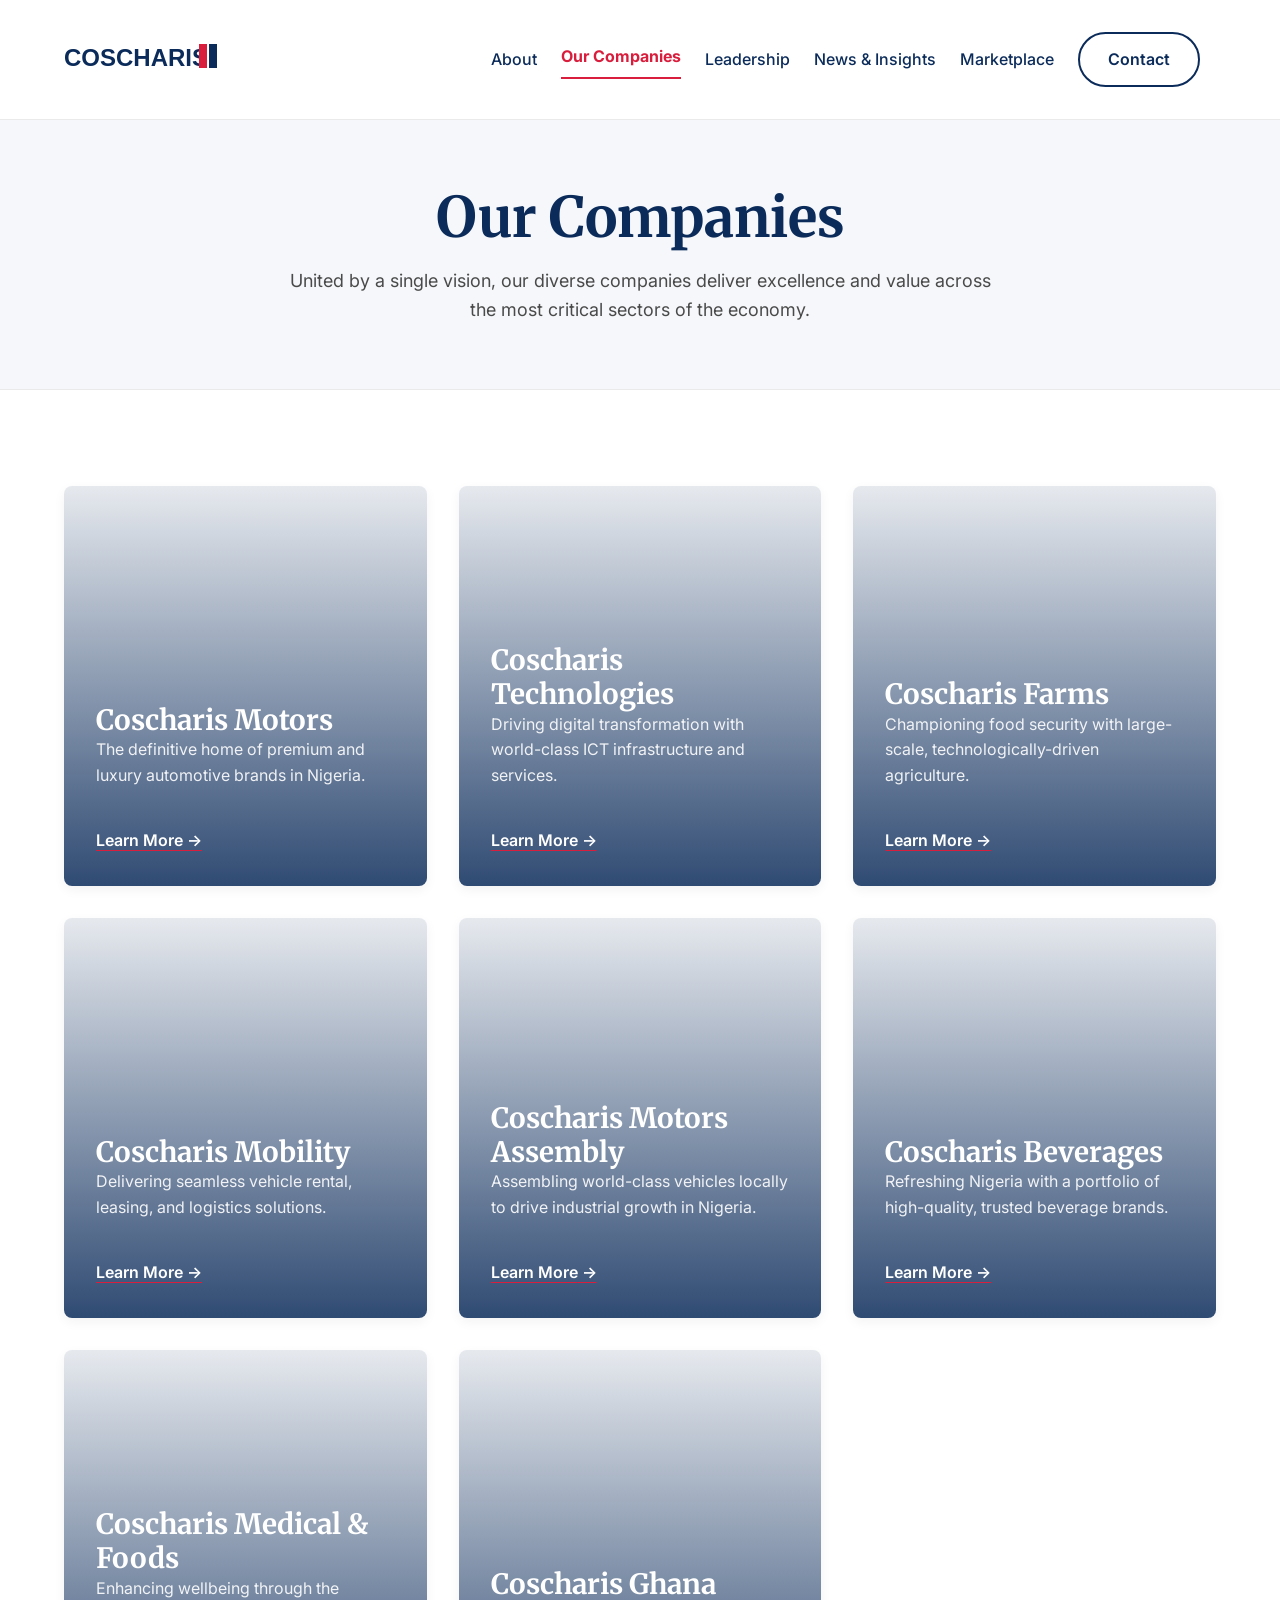
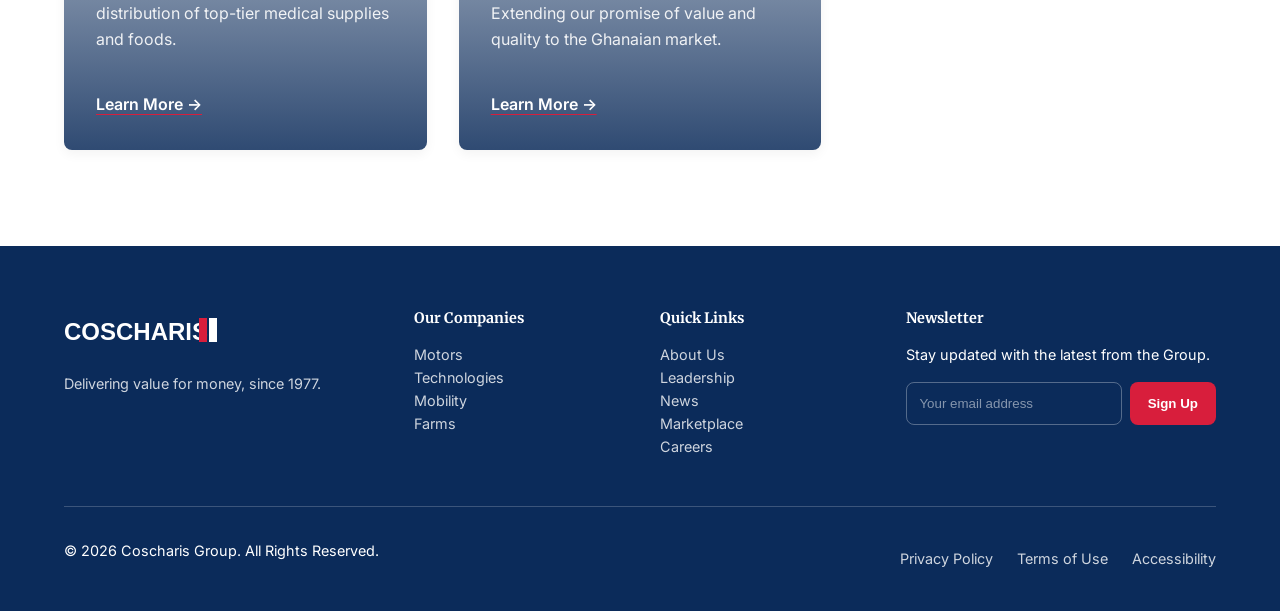
<file: companies.html>
<!DOCTYPE html>
<html lang="en">
<head>
    <meta charset="UTF-8">
    <meta name="viewport" content="width=device-width, initial-scale=1.0">
    <title>Our Companies | Coscharis Group</title>
    <meta name="description" content="Explore the diversified portfolio of Coscharis Group, a leader in Automotive, Technology, Agriculture, Healthcare, and more across Nigeria and Ghana.">
    <meta name="keywords" content="Coscharis companies, subsidiaries, motors, technology, mobility, farms, beverages, medical">

    <!-- SEO & Social Media -->
    <meta property="og:title" content="Our Companies | Coscharis Group">
    <meta property="og:description" content="Explore the diversified portfolio of Coscharis Group.">
    <meta property="og:image" content="assets/images/social-share-image.jpg">
    <meta property="og:url" content="https://www.coscharisgroup.net/companies">
    <meta name="twitter:card" content="summary_large_image">

    <!-- Fonts -->
    <link rel="preconnect" href="https://fonts.googleapis.com">
    <link rel="preconnect" href="https://fonts.gstatic.com" crossorigin>
    <link href="https://fonts.googleapis.com/css2?family=Merriweather:wght@700&family=Inter:wght@400;500;600&display=swap" rel="stylesheet">

    <!-- Stylesheet -->
    <link rel="stylesheet" href="assets/css/style.css">

    <!-- Favicon -->
    <link rel="icon" href="assets/images/favicon.ico" sizes="any">
    <link rel="icon" href="assets/images/favicon.svg" type="image/svg+xml">

</head>
<body>

    <a href="#main-content" class="skip-link">Skip to main content</a>

    <header class="site-header">
        <div class="container header-container">
            <a href="/" class="logo" aria-label="Coscharis Group Home">
                 <svg width="180" height="40" viewBox="0 0 180 40" fill="none" xmlns="http://www.w3.org/2000/svg">
                    <text x="0" y="30" font-family="Arial, sans-serif" font-size="24" font-weight="bold" fill="#0B2B5A">COSCHARIS</text>
                    <rect x="135" y="8" width="8" height="24" fill="#D81E3C"/>
                    <rect x="145" y="8" width="8" height="24" fill="#0B2B5A"/>
                </svg>
            </a>
            <nav class="main-nav" aria-label="Main navigation">
                <button class="menu-toggle" aria-expanded="false" aria-controls="main-nav-list">
                    <span class="sr-only">Menu</span>
                    <span class="hamburger-line"></span>
                    <span class="hamburger-line"></span>
                    <span class="hamburger-line"></span>
                </button>
                <ul id="main-nav-list">
                    <li><a href="about.html">About</a></li>
                    <li><a href="companies.html" aria-current="page">Our Companies</a></li>
                    <li><a href="leadership.html">Leadership</a></li>
                    <li><a href="news.html">News & Insights</a></li>
                    <li><a href="marketplace.html">Marketplace</a></li>
                    <!-- <li><a href="careers.html">Careers</a></li> -->
                    <li><a href="contact.html" class="btn btn-secondary-outline">Contact</a></li>
                </ul>
            </nav>
        </div>
    </header>

    <main id="main-content">

        <!-- 1. Subpage Hero Section -->
        <section class="hero-subpage">
            <div class="container">
                <h1>Our Companies</h1>
                <p class="subpage-intro">United by a single vision, our diverse companies deliver excellence and value across the most critical sectors of the economy.</p>
            </div>
        </section>

        <!-- 2. Companies Grid Section -->
        <section class="section-padding">
            <div class="container">
                <div class="companies-grid">

                    <article class="company-card" style="background-image: url('https://images.unsplash.com/photo-1552519507-da3b142c6e3d?q=80&w=2070&auto=format&fit=crop');">
                        <a href="motors.html" class="company-card-link-overlay" aria-label="Learn More about Coscharis Motors">
                            <div class="company-card-content">
                                <h3>Coscharis Motors</h3>
                                <p>The definitive home of premium and luxury automotive brands in Nigeria.</p>
                                <span class="card-link">Learn More</span>
                            </div>
                        </a>
                    </article>

                    <article class="company-card" style="background-image: url('https://images.unsplash.com/photo-1558494949-ef010cbdcc31?q=80&w=1934&auto=format&fit=crop');">
                         <a href="technologies.html" class="company-card-link-overlay" aria-label="Learn More about Coscharis Technologies">
                            <div class="company-card-content">
                                <h3>Coscharis Technologies</h3>
                                <p>Driving digital transformation with world-class ICT infrastructure and services.</p>
                                <span class="card-link">Learn More</span>
                            </div>
                        </a>
                    </article>

                    <article class="company-card" style="background-image: url('https://images.unsplash.com/photo-1560493676-04071c5f467b?q=80&w=1974&auto=format&fit=crop');">
                         <a href="farms.html" class="company-card-link-overlay" aria-label="Learn More about Coscharis Farms">
                            <div class="company-card-content">
                                <h3>Coscharis Farms</h3>
                                <p>Championing food security with large-scale, technologically-driven agriculture.</p>
                                <span class="card-link">Learn More</span>
                            </div>
                        </a>
                    </article>

                    <article class="company-card" style="background-image: url('https://images.unsplash.com/photo-1568605117036-5fe5e7185743?q=80&w=2070&auto=format&fit=crop');">
                         <a href="#" class="company-card-link-overlay" aria-label="Learn More about Coscharis Mobility">
                            <div class="company-card-content">
                                <h3>Coscharis Mobility</h3>
                                <p>Delivering seamless vehicle rental, leasing, and logistics solutions.</p>
                                <span class="card-link">Learn More</span>
                            </div>
                        </a>
                    </article>

                    <article class="company-card" style="background-image: url('https://images.unsplash.com/photo-1627843563935-3456333f2412?q=80&w=1935&auto=format&fit=crop');">
                         <a href="#" class="company-card-link-overlay" aria-label="Learn More about Coscharis Motors Assembly">
                            <div class="company-card-content">
                                <h3>Coscharis Motors Assembly</h3>
                                <p>Assembling world-class vehicles locally to drive industrial growth in Nigeria.</p>
                                <span class="card-link">Learn More</span>
                            </div>
                        </a>
                    </article>

                    <article class="company-card" style="background-image: url('https://images.unsplash.com/photo-1575224300302-3b0ed87a7116?q=80&w=2070&auto=format&fit=crop');">
                         <a href="#" class="company-card-link-overlay" aria-label="Learn More about Coscharis Beverages">
                            <div class="company-card-content">
                                <h3>Coscharis Beverages</h3>
                                <p>Refreshing Nigeria with a portfolio of high-quality, trusted beverage brands.</p>
                                <span class="card-link">Learn More</span>
                            </div>
                        </a>
                    </article>

                    <article class="company-card" style="background-image: url('https://images.unsplash.com/photo-1576091160550-2173dba999ef?q=80&w=2070&auto=format&fit=crop');">
                         <a href="#" class="company-card-link-overlay" aria-label="Learn More about Coscharis Medical & Foods">
                            <div class="company-card-content">
                                <h3>Coscharis Medical & Foods</h3>
                                <p>Enhancing wellbeing through the distribution of top-tier medical supplies and foods.</p>
                                <span class="card-link">Learn More</span>
                            </div>
                        </a>
                    </article>

                    <article class="company-card" style="background-image: url('https://images.unsplash.com/photo-1588392382834-a891154bca4d?q=80&w=2070&auto=format&fit=crop');">
                         <a href="#" class="company-card-link-overlay" aria-label="Learn More about Coscharis Ghana">
                            <div class="company-card-content">
                                <h3>Coscharis Ghana</h3>
                                <p>Extending our promise of value and quality to the Ghanaian market.</p>
                                <span class="card-link">Learn More</span>
                            </div>
                        </a>
                    </article>

                </div>
            </div>
        </section>


    </main>

     <footer class="site-footer-main">
        <!-- Footer content remains the same -->
        <div class="container">
            <div class="footer-grid">
                <div class="footer-col footer-col-brand">
                    <svg width="180" height="40" viewBox="0 0 180 40" fill="none" xmlns="http://www.w3.org/2000/svg">
                       <text x="0" y="30" font-family="Arial, sans-serif" font-size="24" font-weight="bold" fill="white">COSCHARIS</text>
                       <rect x="135" y="8" width="8" height="24" fill="#D81E3C"/>
                       <rect x="145" y="8" width="8" height="24" fill="white"/>
                    </svg>
                    <p>Delivering value for money, since 1977.</p>
                </div>
                <div class="footer-col">
                    <h4>Our Companies</h4>
                    <ul>
                        <li><a href="#">Motors</a></li>
                        <li><a href="#">Technologies</a></li>
                        <li><a href="#">Mobility</a></li>
                        <li><a href="#">Farms</a></li>
                    </ul>
                </div>
                <div class="footer-col">
                    <h4>Quick Links</h4>
                    <ul>
                        <li><a href="about.html">About Us</a></li>
                        <li><a href="leadership.html">Leadership</a></li>
                        <li><a href="news.html">News</a></li>
                        <li><a href="marketplace.html">Marketplace</a></li>
                        <li><a href="careers.html">Careers</a></li>
                    </ul>
                </div>
                <div class="footer-col">
                    <h4>Newsletter</h4>
                    <p>Stay updated with the latest from the Group.</p>
                    <form class="newsletter-form">
                        <label for="email-signup" class="sr-only">Email Address</label>
                        <input type="email" id="email-signup" placeholder="Your email address" required>
                        <button type="submit" class="btn btn-primary">Sign Up</button>
                    </form>
                </div>
            </div>
            <div class="footer-bottom">
                <p>&copy; <span id="year"></span> Coscharis Group. All Rights Reserved.</p>
                <ul>
                    <li><a href="#">Privacy Policy</a></li>
                    <li><a href="#">Terms of Use</a></li>
                    <li><a href="#">Accessibility</a></li>
                </ul>
            </div>
        </div>
    </footer>

    <script src="assets/js/main.js"></script>
</body>
</html>
</file>
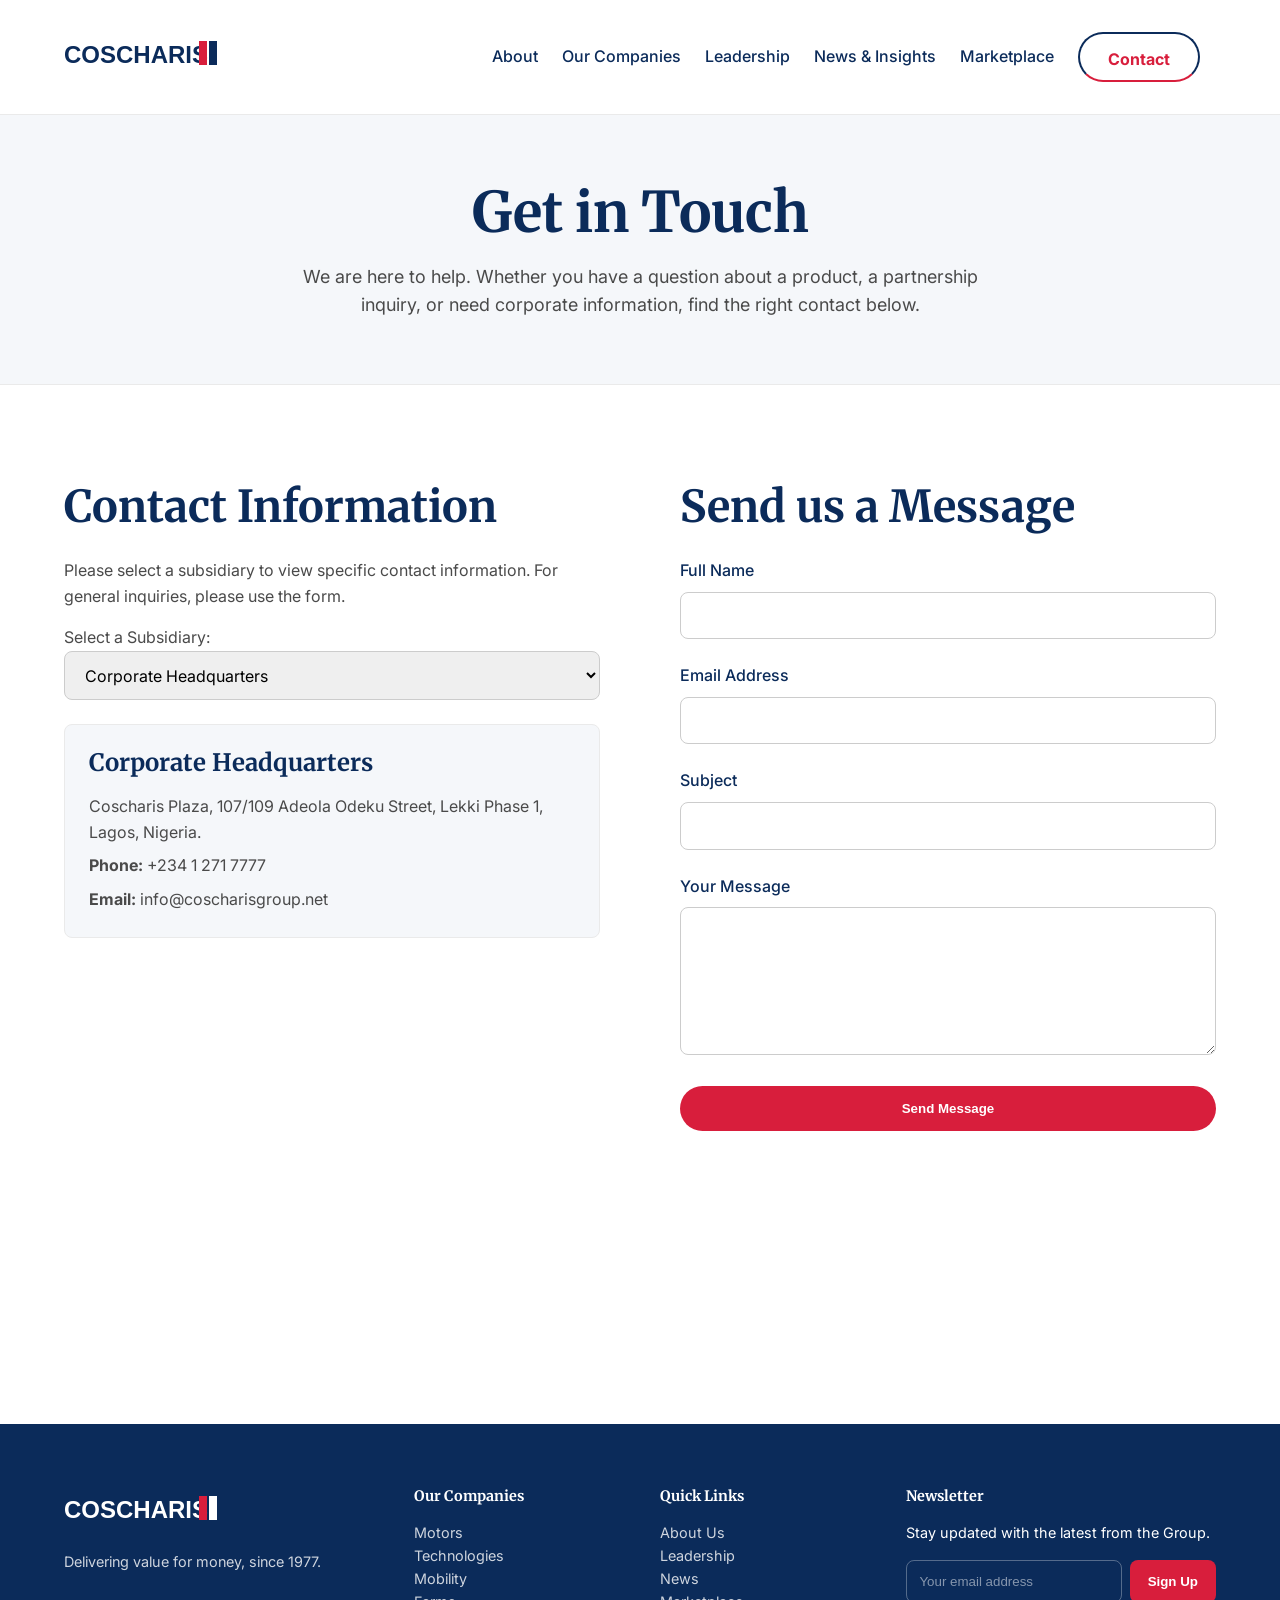
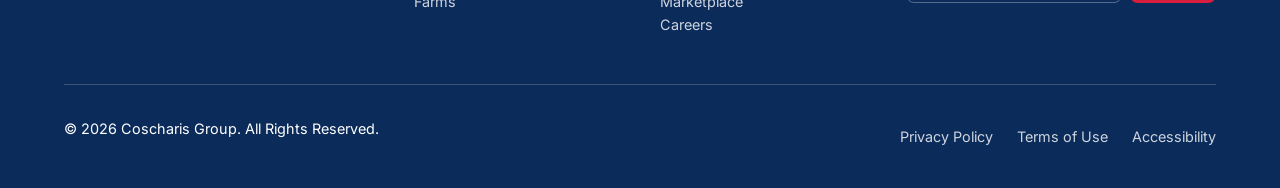
<file: contact.html>
<!DOCTYPE html>
<html lang="en">
<head>
    <meta charset="UTF-8">
    <meta name="viewport" content="width=device-width, initial-scale=1.0">
    <title>Contact Us | Coscharis Group</title>
    <meta name="description" content="Get in touch with Coscharis Group. Find contact details for our corporate office and subsidiaries, or send us a message through our contact form.">
    
    <!-- SEO & Social Media -->
    <meta property="og:title" content="Contact Us | Coscharis Group">
    <meta property="og:description" content="Find contact details for our corporate office and subsidiaries.">
    <meta property="og:image" content="assets/images/social-share-image.jpg">
    <meta property="og:url" content="https://www.coscharisgroup.net/contact">
    <meta name="twitter:card" content="summary_large_image">

    <!-- Fonts -->
    <link rel="preconnect" href="https://fonts.googleapis.com">
    <link rel="preconnect" href="https://fonts.gstatic.com" crossorigin>
    <link href="https://fonts.googleapis.com/css2?family=Merriweather:wght@700&family=Inter:wght@400;500;600&display=swap" rel="stylesheet">

    <!-- Stylesheet -->
    <link rel="stylesheet" href="assets/css/style.css">

    <!-- Favicon -->
    <link rel="icon" href="assets/images/favicon.ico" sizes="any">
    <link rel="icon" href="assets/images/favicon.svg" type="image/svg+xml">

</head>
<body>

    <a href="#main-content" class="skip-link">Skip to main content</a>

    <header class="site-header">
        <div class="container header-container">
            <a href="/" class="logo" aria-label="Coscharis Group Home">
                 <svg width="180" height="40" viewBox="0 0 180 40" fill="none" xmlns="http://www.w3.org/2000/svg">
                    <text x="0" y="30" font-family="Arial, sans-serif" font-size="24" font-weight="bold" fill="#0B2B5A">COSCHARIS</text>
                    <rect x="135" y="8" width="8" height="24" fill="#D81E3C"/>
                    <rect x="145" y="8" width="8" height="24" fill="#0B2B5A"/>
                </svg>
            </a>
            <nav class="main-nav" aria-label="Main navigation">
                <button class="menu-toggle" aria-expanded="false" aria-controls="main-nav-list">
                    <span class="sr-only">Menu</span>
                    <span class="hamburger-line"></span>
                    <span class="hamburger-line"></span>
                    <span class="hamburger-line"></span>
                </button>
                <ul id="main-nav-list">
                    <li><a href="about.html">About</a></li>
                    <li><a href="companies.html">Our Companies</a></li>
                    <li><a href="leadership.html">Leadership</a></li>
                    <li><a href="news.html">News & Insights</a></li>
                    <li><a href="marketplace.html">Marketplace</a></li>
                    <!-- <li><a href="careers.html">Careers</a></li> -->
                    <li><a href="contact.html" class="btn btn-secondary-outline" aria-current="page">Contact</a></li>
                </ul>
            </nav>
        </div>
    </header>

    <main id="main-content">

        <!-- 1. Subpage Hero Section -->
        <section class="hero-subpage">
            <div class="container">
                <h1>Get in Touch</h1>
                <p class="subpage-intro">We are here to help. Whether you have a question about a product, a partnership inquiry, or need corporate information, find the right contact below.</p>
            </div>
        </section>

        <!-- 2. Contact Section -->
        <section class="section-padding">
            <div class="container">
                <div class="contact-grid">
                    <!-- Left Column: Details & Map -->
                    <div class="contact-details">
                        <h2>Contact Information</h2>
                        <p>Please select a subsidiary to view specific contact information. For general inquiries, please use the form.</p>
                        
                        <div class="form-group">
                            <label for="subsidiary-selector">Select a Subsidiary:</label>
                            <select id="subsidiary-selector" class="form-control">
                                <option value="corporate" selected>Corporate Headquarters</option>
                                <option value="motors">Coscharis Motors</option>
                                <option value="tech">Coscharis Technologies</option>
                                <option value="mobility">Coscharis Mobility</option>
                                <option value="farms">Coscharis Farms</option>
                            </select>
                        </div>
                        
                        <!-- Dynamic Info Blocks -->
                        <div id="info-corporate" class="subsidiary-info active">
                            <h3>Corporate Headquarters</h3>
                            <p>Coscharis Plaza, 107/109 Adeola Odeku Street, Lekki Phase 1, Lagos, Nigeria.</p>
                            <p><strong>Phone:</strong> +234 1 271 7777</p>
                            <p><strong>Email:</strong> info@coscharisgroup.net</p>
                        </div>
                        <div id="info-motors" class="subsidiary-info">
                            <h3>Coscharis Motors</h3>
                            <p>Visit a showroom near you or contact our central sales team.</p>
                            <p><strong>Phone:</strong> +234 808 856 8888</p>
                            <p><strong>Email:</strong> sales.motors@coscharisgroup.net</p>
                        </div>
                        <div id="info-tech" class="subsidiary-info">
                            <h3>Coscharis Technologies</h3>
                            <p>Contact our team for ICT solutions and partnership opportunities.</p>
                            <p><strong>Phone:</strong> +234 1 270 5333</p>
                            <p><strong>Email:</strong> info.tech@coscharisgroup.net</p>
                        </div>
                        <div id="info-mobility" class="subsidiary-info">
                            <h3>Coscharis Mobility</h3>
                            <p>For rentals, leasing, and fleet management services.</p>
                            <p><strong>Phone:</strong> +234 809 070 1000</p>
                            <p><strong>Email:</strong> info@coscharismobility.com</p>
                        </div>
                        <div id="info-farms" class="subsidiary-info">
                            <h3>Coscharis Farms</h3>
                            <p>For inquiries about our agricultural products and distribution.</p>
                            <p><strong>Phone:</strong> +234 812 345 6789 (Placeholder)</p>
                            <p><strong>Email:</strong> info.farms@coscharisgroup.net</p>
                        </div>

                        <div class="map-embed">
                             <iframe src="https://www.google.com/maps/embed?pb=!1m18!1m12!1m3!1d3964.629399813083!2d3.447936814770305!3d6.44078899533723!2m3!1f0!2f0!3f0!3m2!1i1024!2i768!4f13.1!3m3!1m2!1s0x103b8b5e282d3e91%3A0x692694383921b764!2sCoscharis%20Plaza!5e0!3m2!1sen!2sng!4v1671234567890!5m2!1sen!2sng" width="600" height="450" style="border:0;" allowfullscreen="" loading="lazy" referrerpolicy="no-referrer-when-downgrade" title="Map to Coscharis Group HQ"></iframe>
                        </div>

                    </div>
                    
                    <!-- Right Column: Contact Form -->
                    <div class="contact-form-wrapper">
                        <h2>Send us a Message</h2>
                        <form id="contact-form" class="contact-form" action="#" method="POST">
                            <div class="form-group">
                                <label for="name">Full Name</label>
                                <input type="text" id="name" name="name" class="form-control" required>
                            </div>
                            <div class="form-group">
                                <label for="email">Email Address</label>
                                <input type="email" id="email" name="email" class="form-control" required>
                            </div>
                            <div class="form-group">
                                <label for="subject">Subject</label>
                                <input type="text" id="subject" name="subject" class="form-control" required>
                            </div>
                            <div class="form-group">
                                <label for="message">Your Message</label>
                                <textarea id="message" name="message" rows="6" class="form-control" required></textarea>
                            </div>
                            <!-- Honeypot field for spam prevention -->
                            <div class="honeypot">
                                <label for="website">Website</label>
                                <input type="text" id="website" name="website">
                            </div>
                            <div id="form-message" class="form-status-message"></div>
                            <button type="submit" class="btn btn-primary btn-full">Send Message</button>
                        </form>
                    </div>
                </div>
            </div>
        </section>

    </main>

     <footer class="site-footer-main">
        <!-- Footer content remains the same -->
        <div class="container">
            <div class="footer-grid">
                <div class="footer-col footer-col-brand">
                    <svg width="180" height="40" viewBox="0 0 180 40" fill="none" xmlns="http://www.w3.org/2000/svg">
                       <text x="0" y="30" font-family="Arial, sans-serif" font-size="24" font-weight="bold" fill="white">COSCHARIS</text>
                       <rect x="135" y="8" width="8" height="24" fill="#D81E3C"/>
                       <rect x="145" y="8" width="8" height="24" fill="white"/>
                    </svg>
                    <p>Delivering value for money, since 1977.</p>
                </div>
                <div class="footer-col">
                    <h4>Our Companies</h4>
                    <ul>
                        <li><a href="#">Motors</a></li>
                        <li><a href="#">Technologies</a></li>
                        <li><a href="#">Mobility</a></li>
                        <li><a href="#">Farms</a></li>
                    </ul>
                </div>
                <div class="footer-col">
                    <h4>Quick Links</h4>
                    <ul>
                        <li><a href="about.html">About Us</a></li>
                        <li><a href="leadership.html">Leadership</a></li>
                        <li><a href="news.html">News</a></li>
                        <li><a href="marketplace.html">Marketplace</a></li>
                        <li><a href="careers.html">Careers</a></li>
                    </ul>
                </div>
                <div class="footer-col">
                    <h4>Newsletter</h4>
                    <p>Stay updated with the latest from the Group.</p>
                    <form class="newsletter-form">
                        <label for="email-signup" class="sr-only">Email Address</label>
                        <input type="email" id="email-signup" placeholder="Your email address" required>
                        <button type="submit" class="btn btn-primary">Sign Up</button>
                    </form>
                </div>
            </div>
            <div class="footer-bottom">
                <p>&copy; <span id="year"></span> Coscharis Group. All Rights Reserved.</p>
                <ul>
                    <li><a href="#">Privacy Policy</a></li>
                    <li><a href="#">Terms of Use</a></li>
                    <li><a href="#">Accessibility</a></li>
                </ul>
            </div>
        </div>
    </footer>

    <script src="assets/js/main.js"></script>
</body>
</html>
</file>
<file: assets/css/style.css>
/*
 * Coscharis Group - Main Stylesheet
 * ---------------------------------
 *  1. Root & Variables
 *  2. Base & Typography
 *  3. Utility Classes
 *  4. Header & Navigation
 *  5. Hero Section
 *  6. Component Styles (Cards, Buttons, Forms)
 *  7. Page Sections
 *  8. Footer
 *  9. Accessibility & Animations
 * 10. Responsive Media Queries
*/

/* 1. Root & Variables */
:root {
    --color-navy: #0B2B5A;
    --color-royal-blue: #1E4DB7;
    --color-accent-red: #D81E3C;
    --color-dark: #0A0A0A;
    --color-body-text: #4A4A4A;
    --color-light: #FFFFFF;
    --color-soft-gray: #F5F7FA;
    --color-border: #EAEAEA;

    --font-heading: 'Merriweather', serif;
    --font-body: 'Inter', sans-serif;

    --container-width: 1200px;
    --spacing-unit: 1rem; /* 16px */
    
    --shadow-soft: 0 4px 12px rgba(0, 0, 0, 0.05);
    --shadow-lift: 0 8px 20px rgba(0, 0, 0, 0.1);
    --border-radius: 8px;
    --transition-fast: 200ms ease-in-out;
}

/* 2. Base & Typography */
*, *::before, *::after {
    box-sizing: border-box;
    margin: 0;
    padding: 0;
}

html {
    scroll-behavior: smooth;
    font-size: 100%; /* 16px */
}

body {
    font-family: var(--font-body);
    color: var(--color-body-text);
    background-color: var(--color-light);
    line-height: 1.6;
    -webkit-font-smoothing: antialiased;
    -moz-osx-font-smoothing: grayscale;
}

h1, h2, h3, h4, h5, h6 {
    font-family: var(--font-heading);
    color: var(--color-navy);
    line-height: 1.2;
    font-weight: 700;
}

h1 { font-size: clamp(2.5rem, 5vw, 3.5rem); } /* Responsive font size */
h2 { font-size: clamp(2rem, 4vw, 2.75rem); }
h3 { font-size: clamp(1.25rem, 3vw, 1.5rem); }

p { margin-bottom: var(--spacing-unit); }
a { color: var(--color-royal-blue); text-decoration: none; transition: color var(--transition-fast); }
a:hover { color: var(--color-accent-red); }
ul { list-style: none; }

/* 3. Utility Classes */
.container {
    width: 100%;
    max-width: var(--container-width);
    margin-left: auto;
    margin-right: auto;
    padding: 0 calc(var(--spacing-unit) * 1.5);
}
.sr-only {
    position: absolute;
    width: 1px;
    height: 1px;
    padding: 0;
    margin: -1px;
    overflow: hidden;
    clip: rect(0, 0, 0, 0);
    white-space: nowrap;
    border-width: 0;
}
.skip-link {
    position: absolute;
    top: -100px;
    left: 0;
    background: var(--color-navy);
    color: white;
    padding: 1rem;
    z-index: 1000;
    transition: top 0.3s;
}
.skip-link:focus {
    top: 0;
}
.section-padding { padding: clamp(4rem, 8vw, 6rem) 0; }
.bg-soft-gray { background-color: var(--color-soft-gray); }

.grid-2-col { display: grid; grid-template-columns: 1fr; gap: 2rem; }
.grid-3-col { display: grid; grid-template-columns: 1fr; gap: 2rem; }
.grid-4-col { display: grid; grid-template-columns: repeat(2, 1fr); gap: 2rem; }

@media (min-width: 768px) {
    .grid-2-col { grid-template-columns: repeat(2, 1fr); }
    .grid-3-col { grid-template-columns: repeat(3, 1fr); }
    .grid-4-col { grid-template-columns: repeat(4, 1fr); }
}


/* 4. Header & Navigation */
.site-header {
    background-color: var(--color-light);
    padding: var(--spacing-unit) 0;
    border-bottom: 1px solid var(--color-border);
    position: sticky;
    top: 0;
    z-index: 999;
}
.header-container {
    display: flex;
    justify-content: space-between;
    align-items: center;
}
.logo svg text { fill: var(--color-navy); }

.main-nav ul {
    display: none;
    flex-direction: column;
    position: absolute;
    top: 100%;
    left: 0;
    width: 100%;
    background-color: var(--color-light);
    border-bottom: 1px solid var(--color-border);
    padding: var(--spacing-unit);
}
.main-nav.nav-active ul { display: flex; }
.main-nav li { margin: 0.5rem 0; }
.main-nav a:not(.btn) {
    font-weight: 500;
    color: var(--color-navy);
    padding: 0.5rem;
    display: block;
}
.menu-toggle {
    background: none;
    border: none;
    cursor: pointer;
    display: flex;
    flex-direction: column;
    gap: 5px;
    padding: 0.5rem;
}
.hamburger-line {
    width: 25px;
    height: 3px;
    background-color: var(--color-navy);
    transition: transform 0.3s, opacity 0.3s;
}

/* 5. Hero Section */
.hero {
    background-color: var(--color-soft-gray);
    padding: clamp(3rem, 10vw, 6rem) 0;
    overflow: hidden;
}
.hero-grid {
    display: grid;
    grid-template-columns: 1fr;
    gap: 3rem;
    align-items: center;
}
.hero-subheadline {
    font-size: 1.125rem;
    max-width: 55ch; /* Good line length for readability */
}
.hero-cta-group {
    margin-top: 2rem;
    display: flex;
    flex-wrap: wrap;
    gap: 1rem;
}
.hero-image-wrapper {
    position: relative;
}
.hero-image-wrapper::before { /* Duotone Overlay */
    content: '';
    position: absolute;
    top: 0; left: 0; right: 0; bottom: 0;
    background-color: var(--color-royal-blue);
    mix-blend-mode: multiply;
    opacity: 0.3;
}
.hero-image-wrapper img {
    width: 100%;
    height: auto;
    display: block;
    object-fit: cover;
    border-radius: var(--border-radius);
}

/* 6. Component Styles */
.btn {
    display: inline-block;
    padding: 0.8rem 1.75rem;
    border-radius: 50px; /* Pill shape */
    font-weight: 600;
    text-align: center;
    border: 2px solid transparent;
    transition: all var(--transition-fast);
}
.btn-primary {
    background-color: var(--color-accent-red);
    color: var(--color-light);
}
.btn-primary:hover {
    background-color: #b0122a;
    transform: translateY(-2px);
}
.btn-secondary {
    background-color: var(--color-navy);
    color: var(--color-light);
}
.btn-secondary:hover {
    background-color: var(--color-royal-blue);
    transform: translateY(-2px);
}
.btn-secondary-outline {
    border-color: var(--color-navy);
    color: var(--color-navy);
}
.btn-secondary-outline:hover {
    background-color: var(--color-navy);
    color: var(--color-light);
}

/* Cards */
.card {
    background: var(--color-light);
    border: 1px solid var(--color-border);
    border-radius: var(--border-radius);
    overflow: hidden;
    transition: transform var(--transition-fast), box-shadow var(--transition-fast);
}
.card:hover {
    transform: translateY(-5px);
    box-shadow: var(--shadow-lift);
}
.card-content { padding: 2rem; }
.card-title { margin-bottom: 0.5rem; }
.card-link {
    display: inline-block;
    margin-top: 1rem;
    font-weight: 600;
    color: var(--color-accent-red);
}
.card-link::after { content: ' →'; }
.card-featured {
    background-color: var(--color-navy);
    color: var(--color-light);
}
.card-featured .card-title, .card-featured .card-link { color: var(--color-light); }
.card-featured .card-link { color: var(--color-accent-red); }

/* News Card */
.news-card {
    background: var(--color-light);
    border-radius: var(--border-radius);
    box-shadow: var(--shadow-soft);
    overflow: hidden;
    transition: transform var(--transition-fast), box-shadow var(--transition-fast);
}
.news-card:hover {
    transform: translateY(-5px);
    box-shadow: var(--shadow-lift);
}
.news-card-image { width: 100%; height: 200px; object-fit: cover; }
.news-card-content { padding: 1.5rem; }
.news-card-category {
    font-size: 0.875rem;
    font-weight: 600;
    color: var(--color-accent-red);
    text-transform: uppercase;
    letter-spacing: 0.5px;
}
.news-card-title {
    font-size: 1.25rem;
    margin-top: 0.5rem;
    margin-bottom: 1rem;
}

/* 7. Page Sections */
.trust-proof {
    background-color: var(--color-navy);
    color: var(--color-light);
    padding: 3rem 0;
    text-align: center;
}
.fact-item h3 {
    font-size: 2.5rem;
    color: var(--color-light);
}
.fact-item p {
    font-size: 1rem;
    margin: 0;
    opacity: 0.8;
}

.section-header {
    text-align: center;
    margin-bottom: 3rem;
}
.section-header h2 { margin-bottom: 0.5rem; }
.section-header p { max-width: 60ch; margin-left: auto; margin-right: auto; }

.leadership-highlight-grid {
    display: grid;
    grid-template-columns: 1fr;
    gap: 3rem;
    align-items: center;
}
.leadership-image-wrapper img {
    width: 100%;
    border-radius: var(--border-radius);
    max-width: 400px;
    margin: 0 auto;
    display: block;
}
.leadership-quote blockquote {
    border-left: 4px solid var(--color-accent-red);
    padding-left: 2rem;
    font-style: italic;
}
.leadership-quote p {
    font-size: 1.5rem;
    font-family: var(--font-heading);
    color: var(--color-dark);
    margin-bottom: 1.5rem;
}
.leadership-quote footer {
    font-style: normal;
}
.leadership-quote cite {
    font-weight: 600;
    color: var(--color-navy);
    display: block;
}
.leadership-quote span {
    font-size: 0.9rem;
}


/* 8. Footer */
.site-footer-main {
    background-color: var(--color-navy);
    color: var(--color-light);
    padding: 4rem 0 2rem;
    font-size: 0.9rem;
}
.site-footer-main a { color: var(--color-light); opacity: 0.8; }
.site-footer-main a:hover { opacity: 1; color: var(--color-accent-red); }
.site-footer-main h4 { color: var(--color-light); margin-bottom: 1rem; }
.footer-grid {
    display: grid;
    grid-template-columns: 1fr;
    gap: 2.5rem;
    padding-bottom: 3rem;
    border-bottom: 1px solid rgba(255,255,255,0.2);
}
.footer-col-brand p { opacity: 0.8; margin-top: 1rem; }
.newsletter-form { display: flex; gap: 0.5rem; }
.newsletter-form input {
    flex-grow: 1;
    padding: 0.75rem;
    border: 1px solid rgba(255,255,255,0.3);
    background: transparent;
    color: var(--color-light);
    border-radius: var(--border-radius);
}
.newsletter-form input::placeholder { color: rgba(255,255,255,0.5); }
.newsletter-form .btn { padding: 0.75rem 1rem; border-radius: var(--border-radius); }
.footer-bottom {
    display: flex;
    flex-direction: column;
    align-items: center;
    text-align: center;
    padding-top: 2rem;
    gap: 1rem;
}
.footer-bottom ul { display: flex; gap: 1.5rem; }

/* 7.5 Subpage & Companies Page Styles (NEW) */
.hero-subpage {
    background-color: var(--color-soft-gray);
    padding: clamp(3rem, 6vw, 4rem) 0;
    text-align: center;
    border-bottom: 1px solid var(--color-border);
}
.hero-subpage h1 {
    color: var(--color-navy);
}
.hero-subpage .subpage-intro {
    font-size: 1.125rem;
    color: var(--color-body-text);
    max-width: 65ch;
    margin: 1rem auto 0;
}

.main-nav a[aria-current="page"] {
    font-weight: 700;
    color: var(--color-accent-red);
    border-bottom: 2px solid var(--color-accent-red);
}

.companies-grid {
    display: grid;
    grid-template-columns: 1fr;
    gap: 2rem;
}

.company-card {
    position: relative;
    display: flex;
    flex-direction: column;
    justify-content: flex-end; /* Aligns content to the bottom */
    min-height: 400px;
    padding: 2rem;
    border-radius: var(--border-radius);
    background-size: cover;
    background-position: center;
    overflow: hidden;
    color: var(--color-light);
    box-shadow: var(--shadow-soft);
    transition: transform var(--transition-fast), box-shadow var(--transition-fast);
}

.company-card:hover {
    transform: translateY(-8px);
    box-shadow: var(--shadow-lift);
}

/* Gradient overlay for text readability */
.company-card::before {
    content: '';
    position: absolute;
    top: 0;
    left: 0;
    right: 0;
    bottom: 0;
    background: linear-gradient(180deg, rgba(11, 43, 90, 0.1) 0%, rgba(11, 43, 90, 0.85) 100%);
    transition: background var(--transition-fast);
}

.company-card:hover::before {
    background: linear-gradient(180deg, rgba(11, 43, 90, 0) 0%, rgba(11, 43, 90, 0.9) 100%);
}

/* This makes the entire card a clickable link for accessibility and UX */
.company-card-link-overlay {
    position: static;
    color: inherit;
    text-decoration: none;
}
.company-card-link-overlay::after {
    content: '';
    position: absolute;
    top: 0; left: 0; right: 0; bottom: 0;
    cursor: pointer;
}

.company-card-content {
    position: relative; /* To ensure it's above the overlay */
    z-index: 2;
}

.company-card h3 {
    color: var(--color-light);
    font-size: clamp(1.5rem, 3vw, 1.75rem);
}

.company-card p {
    margin-bottom: 1.5rem;
    opacity: 0.9;
}

.company-card .card-link {
    color: var(--color-light);
    font-weight: 600;
    text-decoration: underline;
    text-decoration-color: var(--color-accent-red);
    text-underline-offset: 4px;
}
.company-card:hover .card-link {
    color: var(--color-accent-red);
    text-decoration-color: var(--color-light);
}

.grid-2-col-asymmetric {
    display: grid;
    grid-template-columns: 1fr;
    gap: 3rem;
    align-items: center;
}

.profile-image-feature img {
    width: 100%;
    height: auto;
    display: block;
    border-radius: var(--border-radius);
    box-shadow: var(--shadow-soft);
}

.profile-text h2 {
    margin-bottom: 1.5rem;
}

.profile-text p {
    font-size: 1.1rem;
    line-height: 1.7;
}

/* Vision & Mission Section */
.vision-mission-grid {
    display: grid;
    grid-template-columns: 1fr;
    gap: 3rem;
}

.vision-mission-item {
    text-align: center;
}

.vm-icon {
    display: inline-flex;
    justify-content: center;
    align-items: center;
    width: 80px;
    height: 80px;
    background-color: var(--color-light);
    border-radius: 50%;
    margin-bottom: 1.5rem;
    box-shadow: var(--shadow-soft);
}

.vm-icon svg {
    color: var(--color-accent-red);
    width: 40px;
    height: 40px;
}

.vision-mission-item h3 {
    margin-bottom: 0.5rem;
}

/* Brand Promise Block */
.brand-promise-block {
    text-align: center;
    max-width: 800px;
    margin: 0 auto;
    padding: 3rem;
    background-color: var(--color-navy);
    color: var(--color-light);
    border-radius: var(--border-radius);
}

.brand-promise-block h2 {
    color: var(--color-light);
    opacity: 0.8;
}

.brand-promise-block blockquote {
    font-family: var(--font-heading);
    font-size: clamp(2.5rem, 5vw, 4rem);
    color: var(--color-light);
    margin: 1rem 0 2rem;
    line-height: 1.1;
    border: none;
    padding: 0;
}

.brand-promise-block p {
    font-size: 1.1rem;
    opacity: 0.9;
    margin: 0;
}

.contact-grid {
    display: grid;
    grid-template-columns: 1fr;
    gap: 4rem;
}

.contact-details h2, .contact-form-wrapper h2 {
    margin-bottom: 1.5rem;
}
.contact-details p {
    margin-bottom: 1rem;
}

/* Subsidiary Selector & Info Blocks */
.subsidiary-info {
    display: none; /* Hidden by default */
    padding: 1.5rem;
    margin-top: 1.5rem;
    border: 1px solid var(--color-border);
    border-radius: var(--border-radius);
    background-color: var(--color-soft-gray);
}
.subsidiary-info.active {
    display: block; /* Shown when active */
}
.subsidiary-info h3 {
    margin-top: 0;
    margin-bottom: 1rem;
}
.subsidiary-info p {
    margin-bottom: 0.5rem;
}
.subsidiary-info p:last-child {
    margin-bottom: 0;
}

/* Form Styling */
.form-group {
    margin-bottom: 1.5rem;
}
.form-control {
    width: 100%;
    padding: 0.8rem 1rem;
    border: 1px solid #ccc;
    border-radius: var(--border-radius);
    font-size: 1rem;
    font-family: var(--font-body);
    transition: border-color var(--transition-fast), box-shadow var(--transition-fast);
}
.form-control:focus {
    border-color: var(--color-royal-blue);
    box-shadow: 0 0 0 3px rgba(30, 77, 183, 0.2);
    outline: none;
}
.contact-form label {
    display: block;
    font-weight: 500;
    margin-bottom: 0.5rem;
    color: var(--color-navy);
}
.btn-full {
    width: 100%;
}

/* Honeypot field for spam protection */
.honeypot {
    position: absolute;
    left: -5000px;
    visibility: hidden;
}

/* Form Status Message */
.form-status-message {
    margin-bottom: 1rem;
    padding: 1rem;
    border-radius: var(--border-radius);
    display: none; /* Hidden by default */
}
.form-status-message.success {
    display: block;
    background-color: #e6f9f0;
    color: #0d6837;
    border: 1px solid #b7e4ca;
}
.form-status-message.error {
    display: block;
    background-color: #fdecea;
    color: #a31623;
    border: 1px solid #f8c9cf;
}


/* Map Embed */
.map-embed {
    margin-top: 2.5rem;
    border-radius: var(--border-radius);
    overflow: hidden;
    position: relative;
    width: 100%;
    height: 350px;
}
.map-embed iframe {
    position: absolute;
    top: 0;
    left: 0;
    width: 100%;
    height: 100%;
}

.founder-highlight .profile-text {
    align-self: center;
}
.founder-highlight .profile-image-feature img {
    max-width: 450px;
    margin: 0 auto;
    display: block;
}

/* Reusable Title Span */
.leadership-title {
    display: block;
    font-weight: 600;
    color: var(--color-accent-red);
    margin-bottom: 0.25rem;
    font-size: 0.9rem;
    text-transform: uppercase;
    letter-spacing: 0.5px;
}

/* Leadership Grid */
.leadership-grid {
    display: grid;
    grid-template-columns: 1fr;
    gap: 2rem;
}

/* Leadership Profile Card */
.leadership-card {
    background: var(--color-light);
    border-radius: var(--border-radius);
    box-shadow: var(--shadow-soft);
    text-align: center;
    overflow: hidden;
    transition: transform var(--transition-fast), box-shadow var(--transition-fast);
}
.leadership-card:hover {
    transform: translateY(-5px);
    box-shadow: var(--shadow-lift);
}
.leadership-card-photo {
    width: 100%;
    height: 280px;
    object-fit: cover;
    object-position: center top; /* Good for portraits */
}
.leadership-card-info {
    padding: 1.5rem;
}
.leadership-card-info h3 {
    margin: 0.5rem 0 0.25rem;
}
.leadership-card-info p {
    font-size: 0.95rem;
    color: var(--color-body-text);
    margin-top: 1rem;
    margin-bottom: 0;
}
.leadership-card-social {
    display: inline-block;
    margin-top: 1rem;
    color: var(--color-navy);
}
.leadership-card-social:hover {
    color: var(--color-royal-blue);
}

/* Governance CTA Block */
.governance-cta {
    text-align: center;
    padding: 3rem;
    border: 1px solid var(--color-border);
    border-radius: var(--border-radius);
    max-width: 800px;
    margin: 0 auto;
}
.governance-cta h3 {
    margin-bottom: 1rem;
}
.governance-cta .btn {
    margin-top: 1.5rem;
}

.news-grid {
    display: grid;
    grid-template-columns: 1fr;
    gap: 2rem;
}

/* Featured Article Style */
.featured-article {
    /* The featured article will span full width on mobile and top of the grid on desktop */
}
.featured-article .news-card-image {
    height: 350px; /* Taller image for featured post */
}
.featured-article .news-card-title {
    font-size: clamp(1.5rem, 4vw, 2rem);
}
.news-card-excerpt {
    display: none; /* Hidden on normal cards */
    margin-top: 1rem;
    color: var(--color-body-text);
}
.featured-article .news-card-excerpt {
    display: block; /* Shown only on featured card */
}

/* News & Job Filters */
.job-filters {
    display: flex;
    flex-wrap: wrap;
    gap: 0.75rem;
    margin-bottom: 2.5rem;
    justify-content: center;
}

.filter-btn {
    background-color: var(--color-soft-gray);
    color: var(--color-body-text);
    border: 1px solid var(--color-border);
    padding: 0.6rem 1.25rem;
    border-radius: 50px;
    font-weight: 500;
    cursor: pointer;
    transition: all var(--transition-fast);
}

.filter-btn:hover {
    background-color: var(--color-border);
    color: var(--color-navy);
}

.filter-btn.active {
    background-color: var(--color-navy);
    color: var(--color-light);
    border-color: var(--color-navy);
    font-weight: 600;
}

/* Make news cards visible or hidden for filtering */
.news-card.hidden {
    display: none;
}

/* 8.6. Marketplace Page Styles */
.marketplace-layout {
    display: grid;
    grid-template-columns: 1fr;
    gap: 3rem;
}

.filter-sidebar h3 {
    margin-bottom: 1rem;
    font-size: 1.5rem;
}

.filter-categories {
    list-style: none;
    padding: 0;
}

.filter-categories li {
    margin-bottom: 0.5rem;
}

.filter-option {
    background: none;
    border: none;
    padding: 0.5rem 0;
    width: 100%;
    text-align: left;
    font-size: 1rem;
    font-weight: 500;
    color: var(--color-body-text);
    cursor: pointer;
    transition: color var(--transition-fast);
}

.filter-option:hover {
    color: var(--color-accent-red);
}

.filter-option.active {
    font-weight: 700;
    color: var(--color-navy);
}

.filter-sub-categories {
    list-style: none;
    padding-left: 1.5rem;
    margin-top: 0.5rem;
    max-height: 0;
    overflow: hidden;
    transition: max-height 0.4s ease-in-out;
}

.filter-categories li.is-open > .filter-sub-categories {
    max-height: 500px; /* Adjust as needed */
}

.category-toggle {
    display: flex;
    justify-content: space-between;
    align-items: center;
}

.category-toggle .filter-option {
    flex-grow: 1;
}

.toggle-icon {
    width: 24px;
    height: 24px;
    background: none;
    border: none;
    cursor: pointer;
    position: relative;
    padding: 0;
}

.toggle-icon::before,
.toggle-icon::after {
    content: '';
    position: absolute;
    top: 50%;
    left: 50%;
    width: 12px;
    height: 2px;
    background-color: var(--color-navy);
    transition: transform 0.3s ease;
}

.toggle-icon::after {
    transform: translate(-50%, -50%) rotate(90deg);
}
.toggle-icon::before {
    transform: translate(-50%, -50%);
}

.filter-categories li.is-open > .category-toggle .toggle-icon::after {
    transform: translate(-50%, -50%) rotate(0deg);
}

.product-grid {
    display: grid;
    grid-template-columns: repeat(auto-fill, minmax(280px, 1fr));
    gap: 2rem;
}

.product-card {
    background: var(--color-light);
    border-radius: var(--border-radius);
    overflow: hidden;
    transition: transform var(--transition-fast), box-shadow var(--transition-fast);
    display: flex;
    flex-direction: column;
    box-shadow: var(--shadow-soft);
    border: 1px solid var(--color-border);
}

.product-card:hover {
    transform: translateY(-8px);
    box-shadow: var(--shadow-lift);
}

.product-card img {
    width: 100%;
    height: 240px;
    object-fit: cover;
    display: block;
}

.product-card-content {
    padding: 1.25rem;
    flex-grow: 1;
    display: flex;
    flex-direction: column;
}

.product-name {
    font-size: 1.15rem;
    font-weight: 600;
    font-family: var(--font-heading);
    color: var(--color-navy);
    margin-bottom: 0.25rem;
}

.product-category {
    font-size: 0.8rem;
    text-transform: uppercase;
    letter-spacing: 0.5px;
    color: var(--color-body-text);
    margin-bottom: 1rem;
}

.product-price {
    font-size: 1.25rem;
    font-weight: 700;
    color: var(--color-accent-red);
    margin-top: auto;
}

.product-card.hidden {
    display: none;
}


@media (min-width: 992px) {
    .marketplace-layout {
        grid-template-columns: 280px 1fr;
    }
}


/* 8.5. Motors Page Styles */
.brands-grid {
    display: grid;
    grid-template-columns: repeat(2, 1fr);
    gap: 1.5rem;
    align-items: center;
    justify-content: center;
}

.brand-logo-item {
    background-color: var(--color-light);
    padding: 1.5rem;
    border: 1px solid var(--color-border);
    border-radius: var(--border-radius);
    display: flex;
    justify-content: center;
    align-items: center;
    transition: transform var(--transition-fast), box-shadow var(--transition-fast);
    height: 120px; /* Consistent height */
}

.brand-logo-item:hover {
    transform: translateY(-5px);
    box-shadow: var(--shadow-lift);
}

.brand-logo-item img {
    max-width: 100%;
    max-height: 60px; /* Control logo size */
    height: auto;
    filter: grayscale(100%);
    opacity: 0.7;
    transition: filter var(--transition-fast), opacity var(--transition-fast);
}

.brand-logo-item:hover img {
    filter: grayscale(0%);
    opacity: 1;
}

.option-card {
    background: var(--color-light);
    border-radius: var(--border-radius);
    box-shadow: var(--shadow-soft);
    padding: 2rem;
    text-align: center;
    transition: transform var(--transition-fast), box-shadow var(--transition-fast);
}
.option-card:hover {
    transform: translateY(-5px);
    box-shadow: var(--shadow-lift);
}

.option-card-icon {
    margin-bottom: 1.5rem;
    color: var(--color-accent-red);
}

.option-card .card-title {
    font-size: 1.2rem;
    margin-bottom: 0.5rem;
}

.option-card p {
    margin-bottom: 1.5rem;
}

.option-card .btn {
    width: 100%;
}


/* 9. Accessibility & Animations */
:focus-visible {
    outline: 3px solid var(--color-royal-blue);
    outline-offset: 3px;
    border-radius: 2px;
}
@media (prefers-reduced-motion: reduce) {
  *, *::before, *::after {
    animation-duration: 0.01ms !important;
    animation-iteration-count: 1 !important;
    transition-duration: 0.01ms !important;
    scroll-behavior: auto !important;
  }
}

/* 10. Responsive Media Queries */
@media (min-width: 768px) {
    .menu-toggle { display: none; }
    .main-nav ul {
        display: flex;
        flex-direction: row;
        position: static;
        width: auto;
        background: none;
        border: none;
        gap: 1.5rem;
        align-items: center;
    }
    .main-nav li { margin: 0; }
    .main-nav a:not(.btn) { padding: 0.25rem 0; }
    
    .hero-grid { grid-template-columns: 1fr 1fr; }
    .leadership-highlight-grid { grid-template-columns: 350px 1fr; }
    .footer-grid { grid-template-columns: 2fr repeat(3, 1fr); }
    .footer-bottom { flex-direction: row; justify-content: space-between; }
}

@media (min-width: 1024px) {
    .grid-3-col { grid-template-columns: repeat(3, 1fr); }
    .footer-grid { grid-template-columns: 1.5fr 1fr 1fr 1.5fr; }
}

@media (min-width: 768px) {
    /* ... (existing styles) ... */
    .companies-grid {
        grid-template-columns: repeat(2, 1fr);
    }
    .main-nav a[aria-current="page"] {
        padding-bottom: 0.5rem;
    }
}

@media (min-width: 1024px) {
    /* ... (existing styles) ... */
    .companies-grid {
        grid-template-columns: repeat(3, 1fr);
    }
}

@media (min-width: 768px) {
    .brands-grid {
        grid-template-columns: repeat(4, 1fr);
    }
}

@media (min-width: 992px) {
    .brands-grid {
        grid-template-columns: repeat(5, 1fr);
    }
}

@media (min-width: 768px) {
    /* ... (existing styles) ... */
    .grid-2-col-asymmetric {
        grid-template-columns: 2fr 3fr; /* Asymmetric ratio */
    }
    
    .vision-mission-grid {
        grid-template-columns: repeat(2, 1fr);
        gap: 4rem;
    }
}

@media (min-width: 992px) { /* Use a larger breakpoint for this layout */
    /* ... (existing styles in other breakpoints) ... */
    .contact-grid {
        grid-template-columns: 1fr 1fr;
        gap: 5rem;
    }
}

@media (min-width: 576px) {
    .leadership-grid {
        grid-template-columns: repeat(2, 1fr);
    }
}


@media (min-width: 992px) {
    /* ... (existing styles) ... */
    .leadership-grid {
        grid-template-columns: repeat(3, 1fr);
    }
}

@media (min-width: 768px) {
    /* ... (existing styles) ... */

    .news-grid {
        grid-template-columns: repeat(2, 1fr);
    }
    .featured-article {
        grid-column: 1 / -1; /* Span full width of the grid */
        display: grid;
        grid-template-columns: 1fr 1fr; /* Image left, text right */
        gap: 2rem;
        align-items: center;
    }
    .featured-article .news-card-image {
        height: 100%;
        min-height: 400px;
    }
}

@media (min-width: 1024px) {
    /* ... (existing styles) ... */
    .news-grid {
        grid-template-columns: repeat(3, 1fr);
    }
}
</file>
